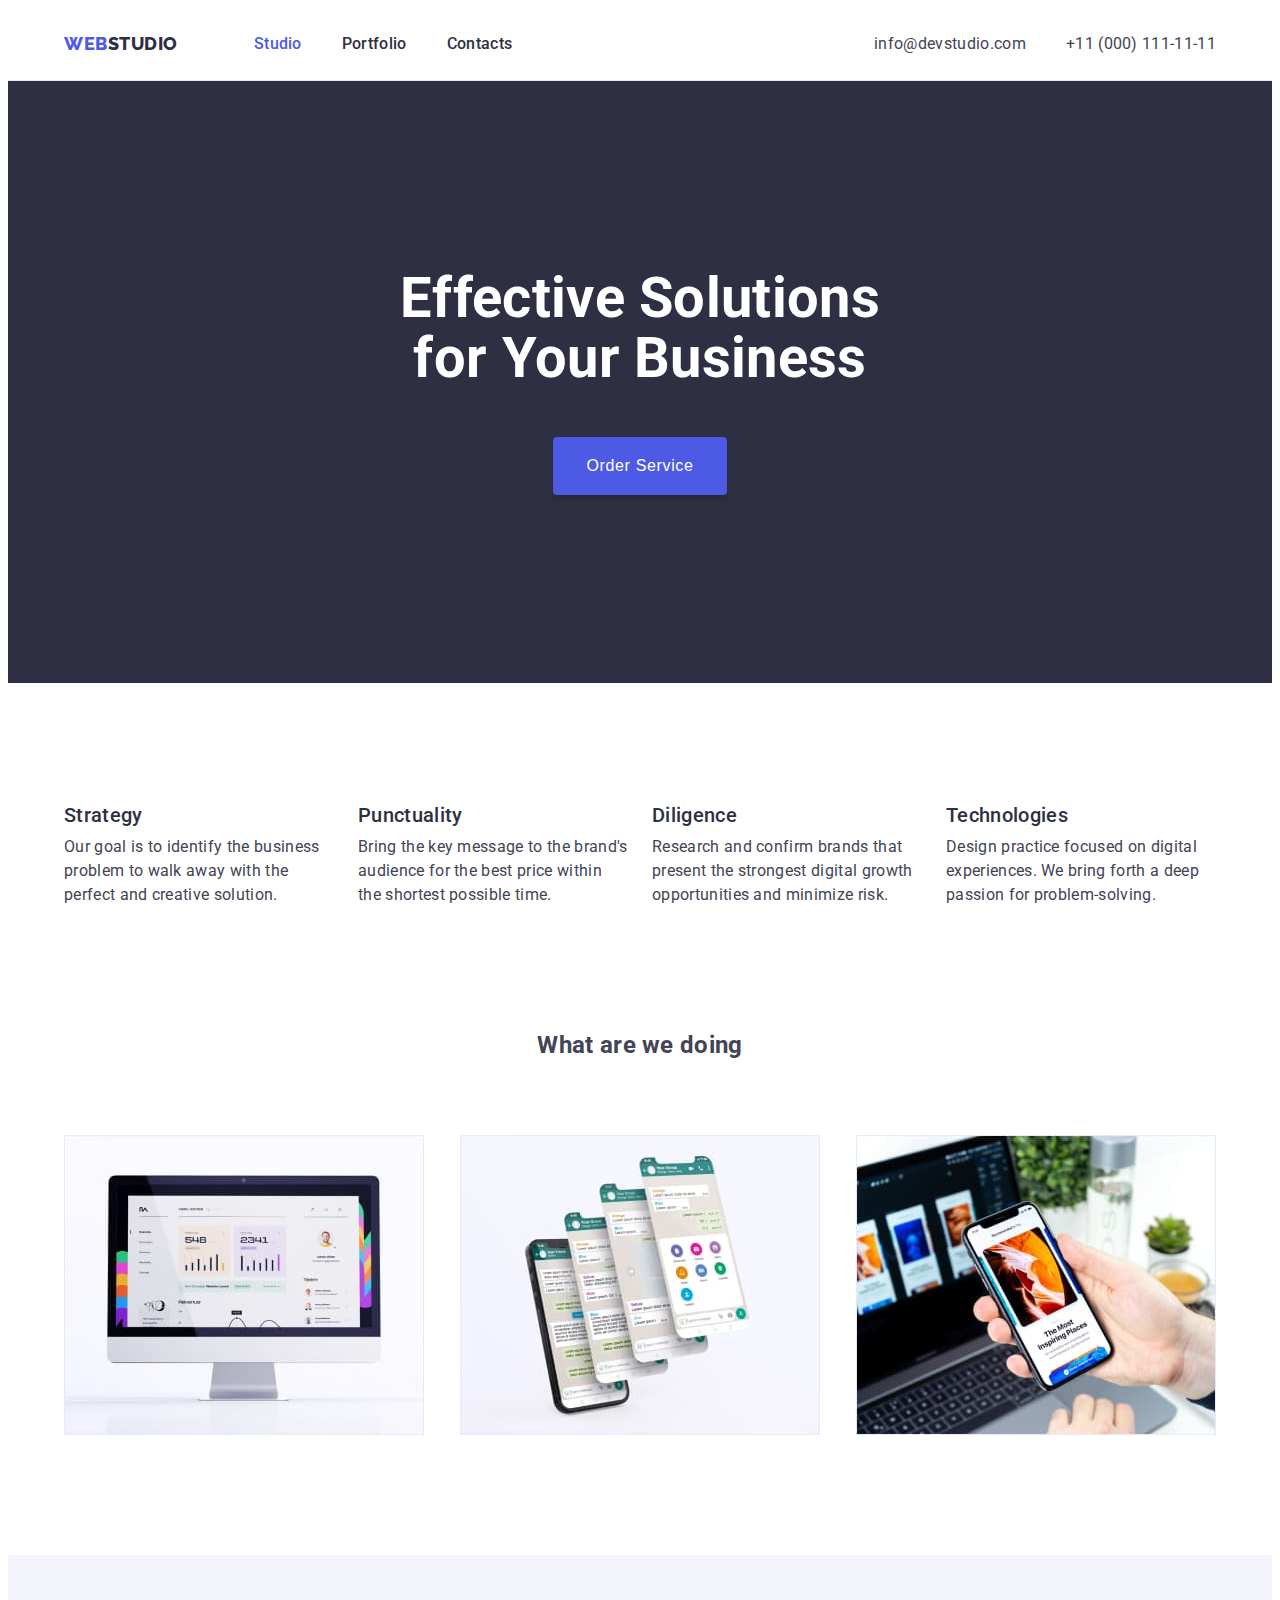
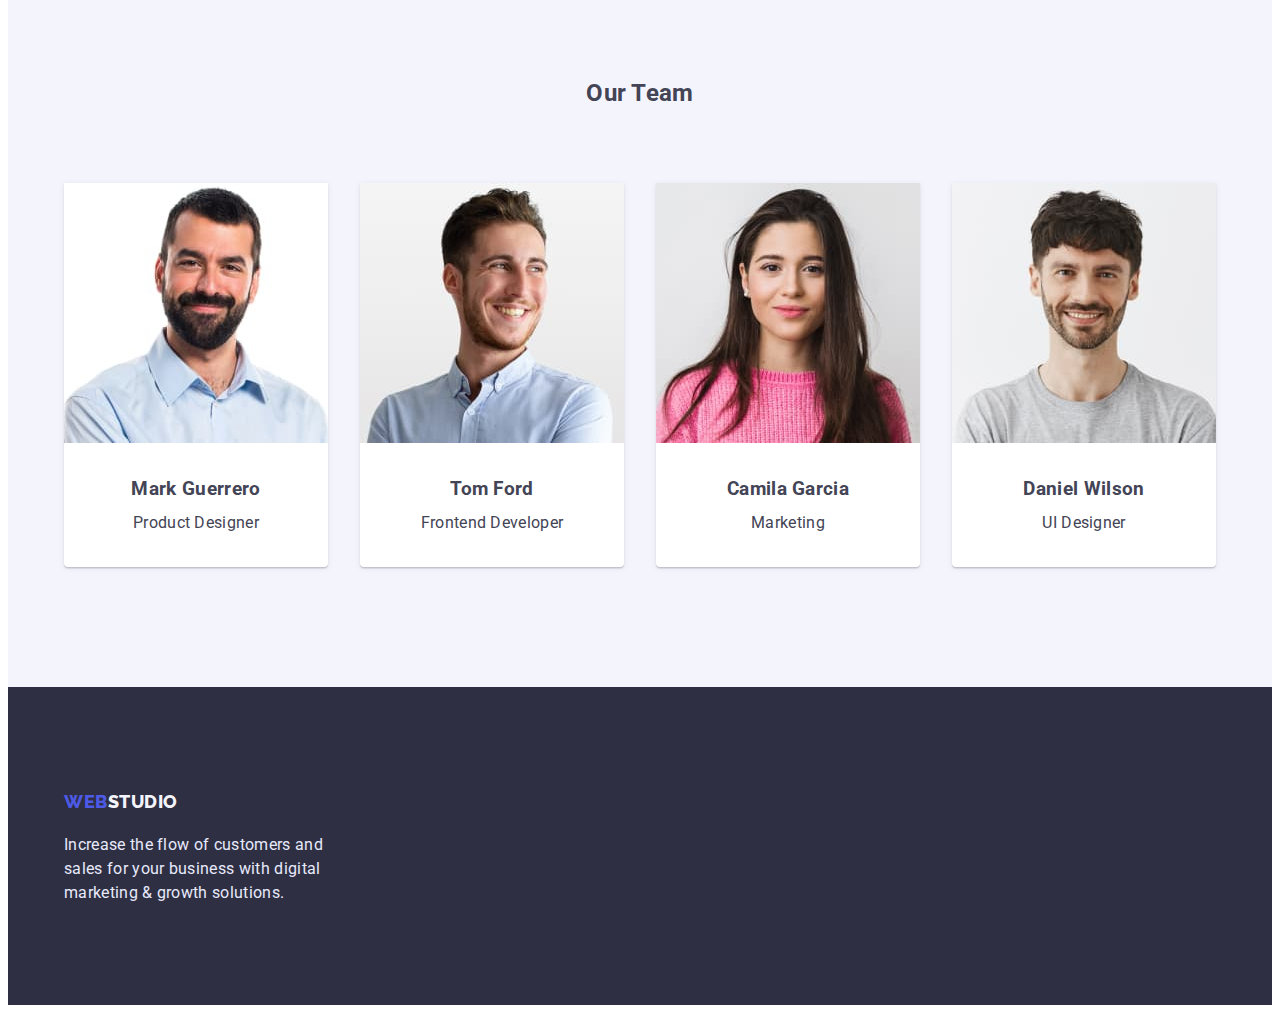
<file: index.html>
<!DOCTYPE html>
<html lang="en">
  <head>
    <meta charset="UTF-8" />
    <meta http-equiv="X-UA-Compatible" content="IE=edge" />
    <meta name="viewport" content="width=device-width, initial-scale=1.0" />
    <title>Document</title>
    <link rel="preconnect" href="https://fonts.googleapis.com" />
    <link rel="preconnect" href="https://fonts.gstatic.com" crossorigin />
    <link
      href="https://fonts.googleapis.com/css2?family=Raleway:wght@800&family=Roboto:wght@400;500;700&display=swap"
      rel="stylesheet"
    />
    <link
      rel="stylesheet"
      href="https://cdnjs.cloudflare.com/ajax/libs/modern-normalize/1.1.0/modern-normalize.min.css"
      integrity="sha512-wpPYUAdjBVSE4KJnH1VR1HeZfpl1ub8YT/NKx4PuQ5NmX2tKuGu6U/JRp5y+Y8XG2tV+wKQpNHVUX03MfMFn9Q=="
      crossorigin="anonymous"
      referrerpolicy="no-referrer"
    />
    <link rel="stylesheet" type="text/css" href="./css/style.css" />
  </head>
  <body>
    <!-- Top Line -->
    <header class="header">
      <div class="container">
        <nav class="header-nav">
          <a href="./index.html" class="header-logo logo link"
            ><span class="logo-accent">WEB</span>STUDIO</a
          >
          <ul class="header-list list">
            <li class="header-item">
              <a href="./index.html" class="header-link link current">Studio</a>
            </li>
            <li class="header-item">
              <a href="./portfolio.html" class="header-link link">Portfolio</a>
            </li>
            <li class="header-item">
              <a href="" class="header-link link">Contacts</a>
            </li>
          </ul>
        </nav>
        <ul class="contacts-list list">
          <li class="contacts-item">
            <a href="mailto:info@devstudio.com" class="contacts-link link"
              >info@devstudio.com</a
            >
          </li>
          <li class="contacts-item">
            <a href="tel:+110001111111" class="contacts-link link"
              >+11 (000) 111-11-11</a
            >
          </li>
        </ul>
      </div>
    </header>
    <main>
      <!-- Hero -->
      <section class="hero">
        <div class="container">
          <h1 class="hero-title">Effective Solutions for Your Business</h1>
          <button type="button" class="hero-btn btn">Order Service</button>
        </div>
      </section>
      <!-- Features -->
      <section class="features">
        <div class="container">
          <h2 class="visually-hidden">Our advantages</h2>
          <ul class="features-list list">
            <li class="features-item">
              <h3 class="features-title">Strategy</h3>
              <p class="features-text">
                Our goal is to identify the business problem to walk away with
                the perfect and creative solution.
              </p>
            </li>
            <li class="features-item">
              <h3 class="features-title">Punctuality</h3>
              <p class="features-text">
                Bring the key message to the brand's audience for the best price
                within the shortest possible time.
              </p>
            </li>
            <li class="features-item">
              <h3 class="features-title">Diligence</h3>
              <p class="features-text">
                Research and confirm brands that present the strongest digital
                growth opportunities and minimize risk.
              </p>
            </li>
            <li class="features-item">
              <h3 class="features-title">Technologies</h3>
              <p class="features-text">
                Design practice focused on digital experiences. We bring forth a
                deep passion for problem-solving.
              </p>
            </li>
          </ul>
        </div>
      </section>
      <!-- Occupation -->
      <section class="occupation">
        <div class="container">
          <h2 class="occupation-title">What are we doing</h2>
          <ul class="occupation-list list">
            <li class="occupation-item">
              <img src="./images/img1.jpg" alt="statistics" width="360" />
            </li>
            <li class="occupation-item">
              <img src="./images/img2.jpg" alt="messenger" width="360" />
            </li>
            <li class="occupation-item">
              <img src="./images/img3.jpg" alt="inspiring places" width="360" />
            </li>
          </ul>
        </div>
      </section>
      <!-- Team -->
      <section class="team">
        <div class="container">
          <h2 class="team-title">Our Team</h2>
          <ul class="team-list list">
            <li class="team-item">
              <img src="./images/photo1.jpg" alt="man with a beard"width="264"/>
              <div class="description">
                <h3 class="team-title-name">Mark Guerrero</h3>
                <p class="team-text">Product Designer</p>
              </div>
            </li>
            <li class="team-item">
              <img src="./images/photo2.jpg" alt="man with a smile" width="264"/>
              <div class="description">
                <h3 class="team-title-name">Tom Ford</h3>
                <p class="team-text">Frontend Developer</p>
              </div>
            </li>
            <li class="team-item">
              <img src="./images/photo3.jpg" alt="girl with long hair" width="264"/>
              <div class="description">
                <h3 class="team-title-name">Camila Garcia</h3>
                <p class="team-text">Marketing</p>
              </div>
            </li>
            <li class="team-item">
              <img src="./images/photo4.jpg" alt="just a man" width="264"/>
              <div class="description">
                <h3 class="team-title-name">Daniel Wilson</h3>
                <p class="team-text">UI Designer</p>
              </div>
            </li>
          </ul>
        </div>
      </section>
    </main>
    <!-- Footer -->
    <footer class="footer">
      <div class="container">
        <a href="./index.html" class="footer-logo logo link">
          <span class="logo-accent">WEB</span>STUDIO</a>
        <p class="footer-text">
          Increase the flow of customers and sales for your business with
          digital marketing & growth solutions.
        </p>
      </div>
    </footer>
  </body>
</html>
</file>
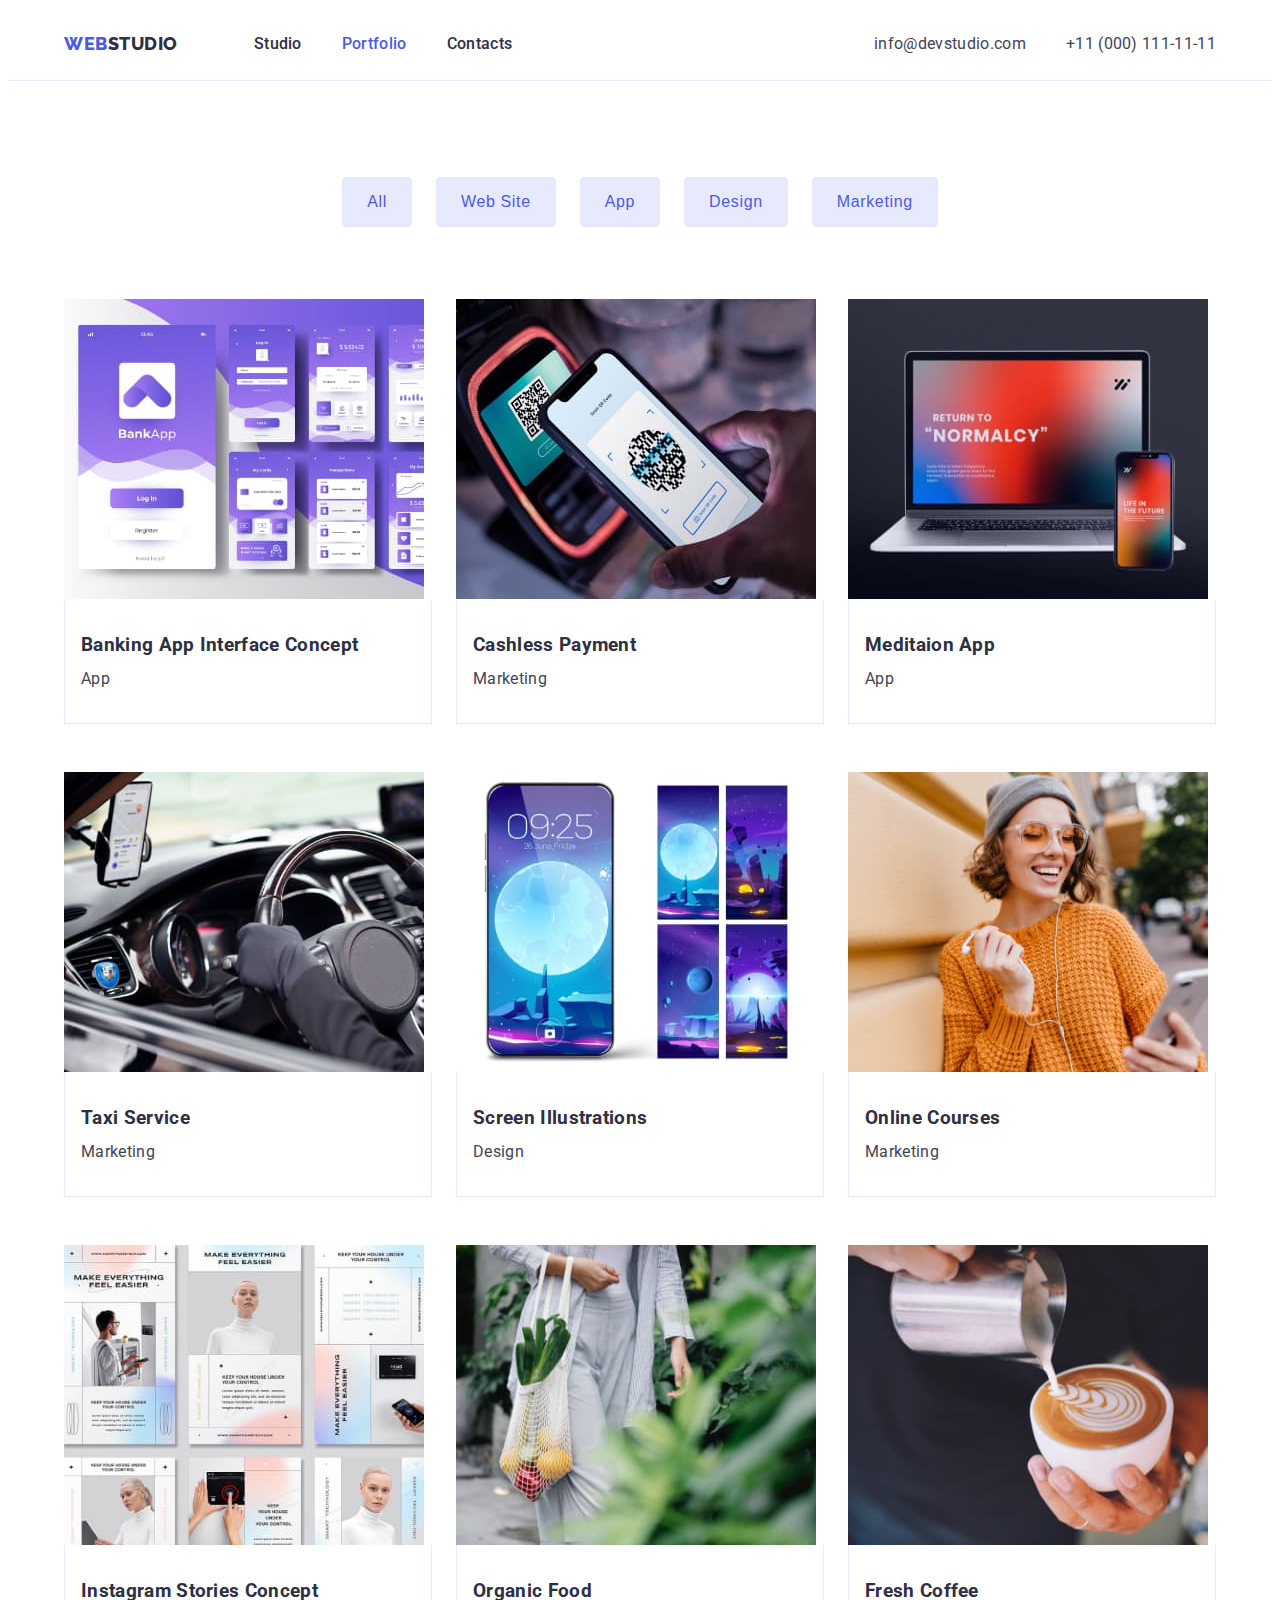
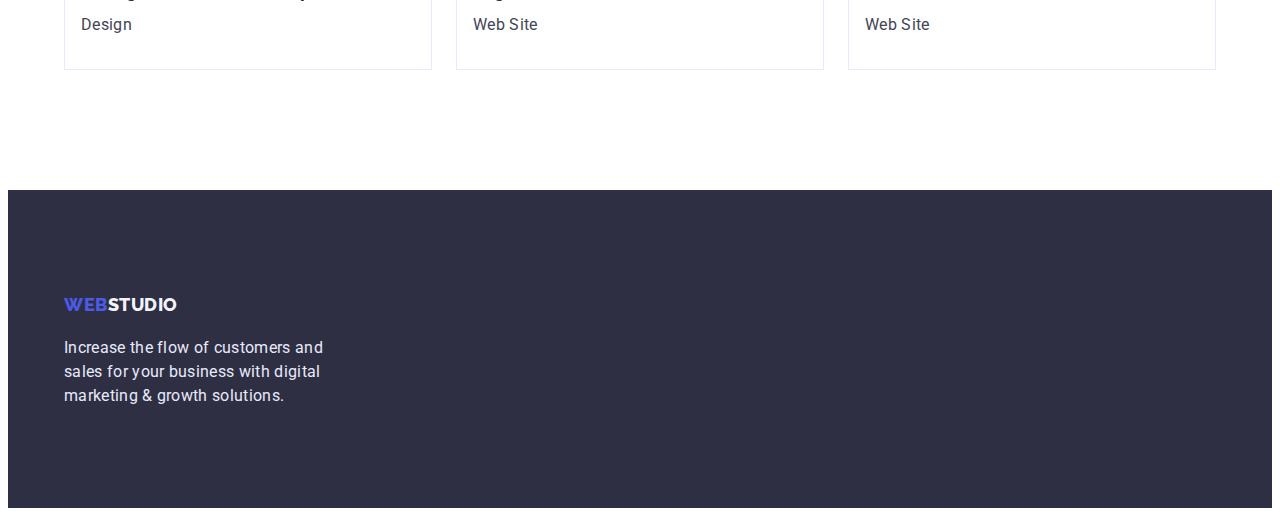
<file: portfolio.html>
<!DOCTYPE html>
<html lang="en">
  <head>
    <meta charset="UTF-8" />
    <meta http-equiv="X-UA-Compatible" content="IE=edge" />
    <meta name="viewport" content="width=device-width, initial-scale=1.0" />
    <title>Document</title>
    <link rel="preconnect" href="https://fonts.googleapis.com" />
    <link rel="preconnect" href="https://fonts.gstatic.com" crossorigin />
    <link
      href="https://fonts.googleapis.com/css2?family=Raleway:wght@800&family=Roboto:wght@400;500;700&display=swap"
      rel="stylesheet"
    />
    <link
      rel="stylesheet"
      href="https://cdnjs.cloudflare.com/ajax/libs/modern-normalize/1.1.0/modern-normalize.min.css"
      integrity="sha512-wpPYUAdjBVSE4KJnH1VR1HeZfpl1ub8YT/NKx4PuQ5NmX2tKuGu6U/JRp5y+Y8XG2tV+wKQpNHVUX03MfMFn9Q=="
      crossorigin="anonymous"
      referrerpolicy="no-referrer"
    />
    <link rel="stylesheet" type="text/css" href="./css/style.css" />
  </head>
  <body>
    <!-- Top Line -->
    <header class="header">
      <div class="container">
        <nav class="header-nav">
          <a href="./index.html" class="header-logo logo link"
            ><span class="logo-accent">WEB</span>STUDIO</a
          >
          <ul class="header-list list">
            <li class="header-item">
              <a href="./index.html" class="header-link link">Studio</a>
            </li>
            <li class="header-item">
              <a href="./portfolio.html" class="header-link current link">Portfolio</a>
            </li>
            <li class="header-item">
              <a href="" class="header-link link">Contacts</a>
            </li>
          </ul>
        </nav>
        <ul class="contacts-list list">
          <li class="contacts-item">
            <a href="mailto:info@devstudio.com" class="contacts-link link"
              >info@devstudio.com</a
            >
          </li>
          <li class="contacts-item">
            <a href="tel:+110001111111" class="contacts-link link"
              >+11 (000) 111-11-11</a
            >
          </li>
        </ul>
      </div>
    </header>
    <main>
      <!-- Projects -->
        <section class="projects">
          <div class="container">
            <h1 class="visually-hidden">Projects</h1>
          <ul class="projects-filter-list list">
            <li class="projects-item">
              <button type="button" class="projects-btn btn">All</button>
            </li>
            <li class="projects-item">
              <button type="button" class="projects-btn btn">Web Site</button>
            </li>
            <li class="projects-item">
              <button type="button" class="projects-btn btn">App</button>
            </li>
            <li class="projects-item">
              <button type="button" class="projects-btn btn">Design</button>
            </li>
            <li class="projects-item">
              <button type="button" class="projects-btn btn">Marketing</button>
            </li>
          </ul>
          <ul class="projects-list list">
            <li class="projects-card-item">
              <a href="" class="projects-link link">
                <img src="./images/Portfolio1.jpg" alt="" width="360" />
                <div class="description">
                  <h3 class="projects-title">Banking App Interface Concept</h3>
                  <p class="projects-text">App</p>
                </div>
              </a>
            </li>
            <li class="projects-card-item">
              <a href="" class="projects-link link">
                <img src="./images/Portfolio2.jpg" alt="" width="360" />
                <div class="description">
                  <h3 class="projects-title">Cashless Payment</h3>
                  <p class="projects-text">Marketing</p>
                </div>
              </a>
            </li>
            <li class="projects-card-item">
              <a href="" class="projects-link link">
                <img src="./images/Portfolio3.jpg" alt="" width="360" />
                <div class="description">
                  <h3 class="projects-title">Meditaion App</h3>
                  <p class="projects-text">App</p>
                </div>
              </a>
            </li>
            <li class="projects-card-item">
              <a href="" class="projects-link link">
                <img src="./images/Portfolio4.jpg" alt="" width="360" />
                <div class="description">
                  <h3 class="projects-title">Taxi Service</h3>
                  <p class="projects-text">Marketing</p>
                </div>
              </a>
            </li>
            <li class="projects-card-item">
              <a href="" class="projects-link link">
                <img src="./images/Portfolio5.jpg" alt="" width="360" />
                <div class="description">
                  <h3 class="projects-title">Screen Illustrations</h3>
                  <p class="projects-text">Design</p>
                </div>
              </a>
            </li>
            <li class="projects-card-item">
              <a href="" class="projects-link link">
                <img src="./images/Portfolio6.jpg" alt="" width="360" />
                <div class="description">
                  <h3 class="projects-title">Online Courses</h3>
                  <p class="projects-text">Marketing</p>
                </div>
              </a>
            </li>
            <li class="projects-card-item">
              <a href="" class="projects-link link">
                <img src="./images/Portfolio7.jpg" alt="" width="360" />
                <div class="description">
                  <h3 class="projects-title">Instagram Stories Concept</h3>
                  <p class="projects-text">Design</p>
                </div>
              </a>
            </li>
            <li class="projects-card-item">
              <a href="" class="projects-link link">
                <img src="./images/Portfolio8.jpg" alt="" width="360" />
                <div class="description">
                  <h3 class="projects-title">Organic Food</h3>
                  <p class="projects-text">Web Site</p>
                </div>
              </a>
            </li>
            <li class="projects-card-item">
              <a href="" class="projects-link link">
                <img src="./images/Portfolio9.jpg" alt="" width="360" />
                <div class="description">
                  <h3 class="projects-title">Fresh Coffee</h3>
                  <p class="projects-text">Web Site</p>
                </div>
              </a>
            </li>
          </ul>
          </div>
        </section>
    </main>
    <!-- Footer -->
    <footer class="footer">
      <div class="container">
        <a href="./index.html" class="footer-logo logo link"
        ><span class="logo-accent">WEB</span>STUDIO</a>
      <p class="footer-text">
        Increase the flow of customers and sales for your business with digital
        marketing & growth solutions.
      </p>
      </div>
    </footer>
  </body>
</html>
</file>
<file: css/style.css>
/* основной цвет текста #434455 */
/* цвет заголовков #2E2F42 */
/* цвет акцент #4D5AE5 */

:root {
  --primary-text-color: #434455;
  --title-text-color: #2e2f42;
  --accent-color: #4d5ae5;
}

body {
  background-color: #ffffff;
  color: var(--primary-text-color);

  font-family: "Roboto", sans-serif;
  font-weight: 400;
  font-size: 16px;
  line-height: 1.5;
  letter-spacing: 0.02em;
}

.container {
  width: 1152px;

  margin-right: auto;
  margin-left: auto;

  padding-right: 12px;
  padding-left: 12px;

  /* outline: 3px solid green; */
}

.list {
  margin: 0;
  padding: 0;
  
  list-style: none;
}

.link {
  text-decoration: none;
}

.logo {
  font-family: "Raleway", cursive;
  font-weight: 800;
  font-size: 18px;
  letter-spacing: 0.03em;
}

.btn {
  display: inline-block;
  border: 1px solid transparent;

  font-weight: 500;
  font-size: 16px;
  line-height: 1.5;
  letter-spacing: 0.04em;  
}

/* ----- Top Line ----- */

.header {
  border-bottom: 1px solid #E7E9FC;
}
.header .container {
  display: flex;
  align-items: center;
}
.header-nav {
  display: flex;
  align-items: center;
}
.header-logo {
  margin-right: 76px;
  
  color: var(--title-text-color);
  line-height: 1.33;
}
.logo-accent {
  color: var(--accent-color);
}
.header-list {
  display: flex;
}
.header-item:not(:last-child) {
  margin-right: 40px;
}
.header-link {
  display: block;
  padding-top: 24px;
  padding-bottom: 24px;

  color: var(--title-text-color);
  font-weight: 500;
  font-size: 16px;
  line-height: 1.5;
}
.header-link:hover,
.header-link:focus,
.header-link.current {
  color: var(--accent-color);
}
.contacts-list {
  display: flex;
  margin-left: auto;
}
.contacts-item + .contacts-item {
  margin-left: 40px;
}
.contacts-link {
  display: block;

  color: var(--primary-text-color);
}
.contacts-link:hover,
.contacts-link:focus {
  color: var(--accent-color);
}

/* ----- Hero ----- */

.hero {
  padding-top: 188px;
  padding-bottom: 188px;
  
  background-color: var(--title-text-color);
  text-align: center;
}
.hero-title {
  width: 494px;
  margin-top: 0;
  margin-bottom: 48px;
  margin-right: auto;
  margin-left: auto;

  color: #ffffff;
  font-weight: 700;
  font-size: 56px;
  line-height: 1.07;
}
.hero-btn {
  background-color: var(--accent-color);
  color: #ffffff;

  padding: 16px 32px;

  border-radius: 4px;
  box-shadow: 0px 4px 4px rgba(0, 0, 0, 0.15);
}

/* ----- Features ----- */

.features {
  padding-top: 120px;
  padding-bottom: 60px;
}
.visually-hidden {
  position: absolute;
  width: 1px;
  height: 1px;
  margin: -1px;
  border: 0;
  padding: 0;

  white-space: nowrap;
  clip-path: inset(100%);
  clip: rect(0 0 0 0);
  overflow: hidden;
}
.features-list {
  display: flex;
}
.features-item {
  width: calc(100% / 4);
  margin-right: 24px;
}
.features-item:last-child {
  margin-right: 0;
}
.features-title {
  margin-top: 0;
  margin-bottom: 8px;
  
  color: var(--title-text-color);
  font-weight: 500;
  font-size: 20px;
  line-height: 1.2;
}
.features-text {
  margin: 0;
}

/* ----- Occupation ----- */

.occupation {
  padding-top: 60px;
  padding-bottom: 120px;
  text-align: center;
}
.occupation-title {
  margin-top: 0;
  margin-bottom: 72px;
}
.occupation-list {
  display: flex;
  justify-content: space-between;
}
.occupation-item img {
  display: block;
}

/* ----- Team ----- */

.team {
  padding-top: 120px;
  padding-bottom: 120px;
  
  background-color: #f4f4fd;
  text-align: center;
}
.team-title {
  margin-top: 0;
  margin-bottom: 72px;
}
.team-list {
  display: flex;
  justify-content: space-between;
}
.team-item {
  width: 264px;

  box-shadow: 0px 1px 6px rgba(46, 47, 66, 0.08),
    0px 1px 1px rgba(46, 47, 66, 0.16),
    0px 2px 1px rgba(46, 47, 66, 0.08);
  border-radius: 0px 0px 4px 4px;
  
  background-color: #fff;
}
.team-item .description {
  padding-bottom: 32px;
}
.team img {
  display: block;
  margin-bottom: 32px;
}
.team-title-name {
  margin-top: 0;
  margin-bottom: 8px;
}
.team-text {
  margin-top: 0;
  margin-bottom: 0;
}

/* ----- Footer ----- */

.footer {
  padding-top: 100px;
  padding-bottom: 100px;
  
  background-color: var(--title-text-color);
}
.footer-logo {
  display: inline-block;
  margin-bottom: 16px;

  color: #f4f4fd;
  line-height: 1.67;
}
.footer-text {
  width: 264px;
  margin: 0;

  color: #e7e9fc;
}

/* +++++ Porfolio Style +++++ */

/* ----- Projects ----- */

.projects {
  padding-top: 96px;
  padding-bottom: 120px;
}
.projects-filter-list {
  display: flex;
  justify-content: center;
  margin-bottom: 72px;
}
.projects-item + .projects-item {
  margin-left: 24px;
}
.projects-btn {
  padding: 12px 24px;

  border: 1px solid #e7e9fc;
  border-radius: 4px;
  
  background-color: #e7e9fc;
  color: var(--accent-color);
}
.projects-btn:hover,
.projects-btn:focus {
  background-color: var(--accent-color);
  color: #ffffff;
}
.projects-list {
  display: flex;
  flex-wrap: wrap;
}
.projects-card-item {
  display: block;
  width: calc((100% - 48px) / 3);
  margin-right: 24px;
  margin-bottom: 48px;
}
.projects-card-item:nth-child(3n) {
  margin-right: 0;
}
.projects-card-item:nth-last-child(-n+3) {
  margin-bottom: 0;
}
.projects-card-item .description {
  padding-top: 32px;
  padding-left: 16px;
  padding-bottom: 32px;

  border-left: 1px solid #E7E9FC;
  border-right: 1px solid #E7E9FC;
  border-bottom: 1px solid #E7E9FC;
}
.projects-link {
  color: var(--title-text-color);
}
.projects-link > img {
  display: block;
}
.projects-title {
  margin-top: 0;
  margin-bottom: 8px;
}
.projects-text {
  margin-top: 0;
  margin-bottom: 0;

  color: var(--primary-text-color);
}
</file>
